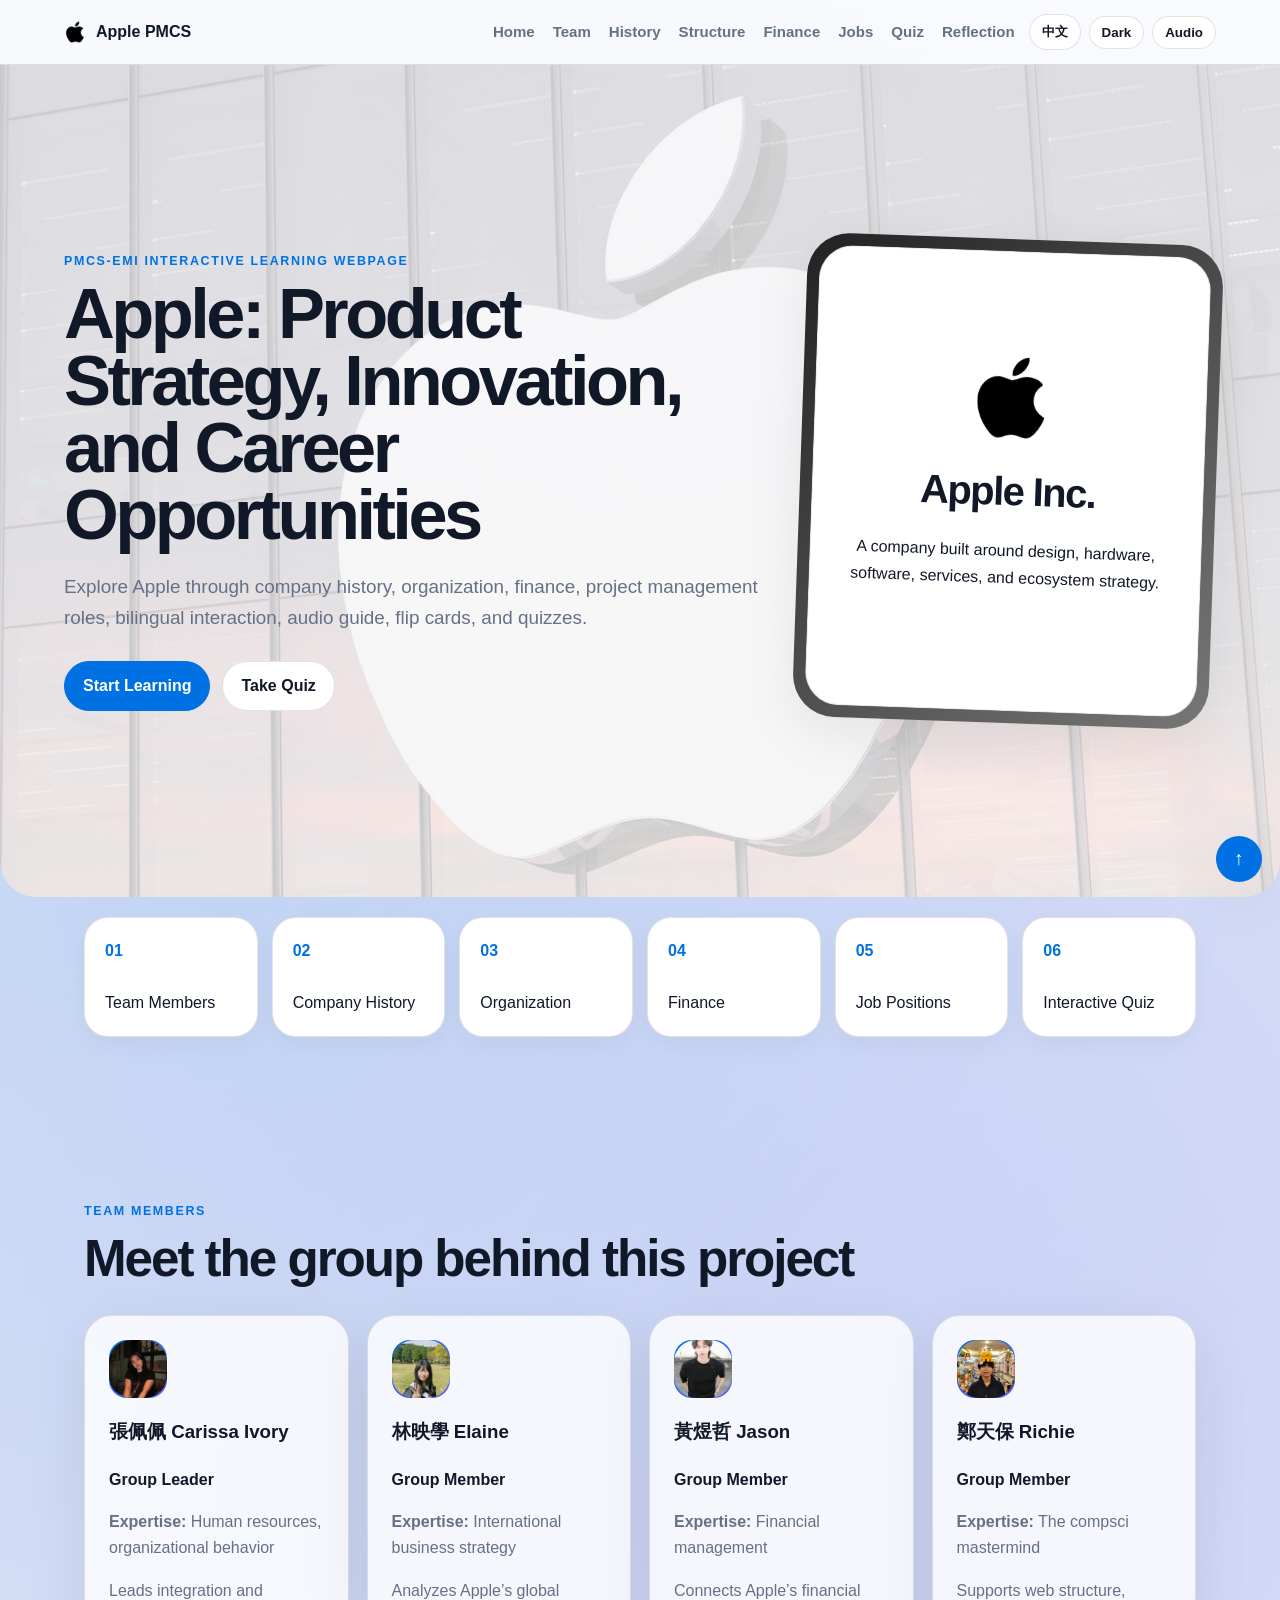
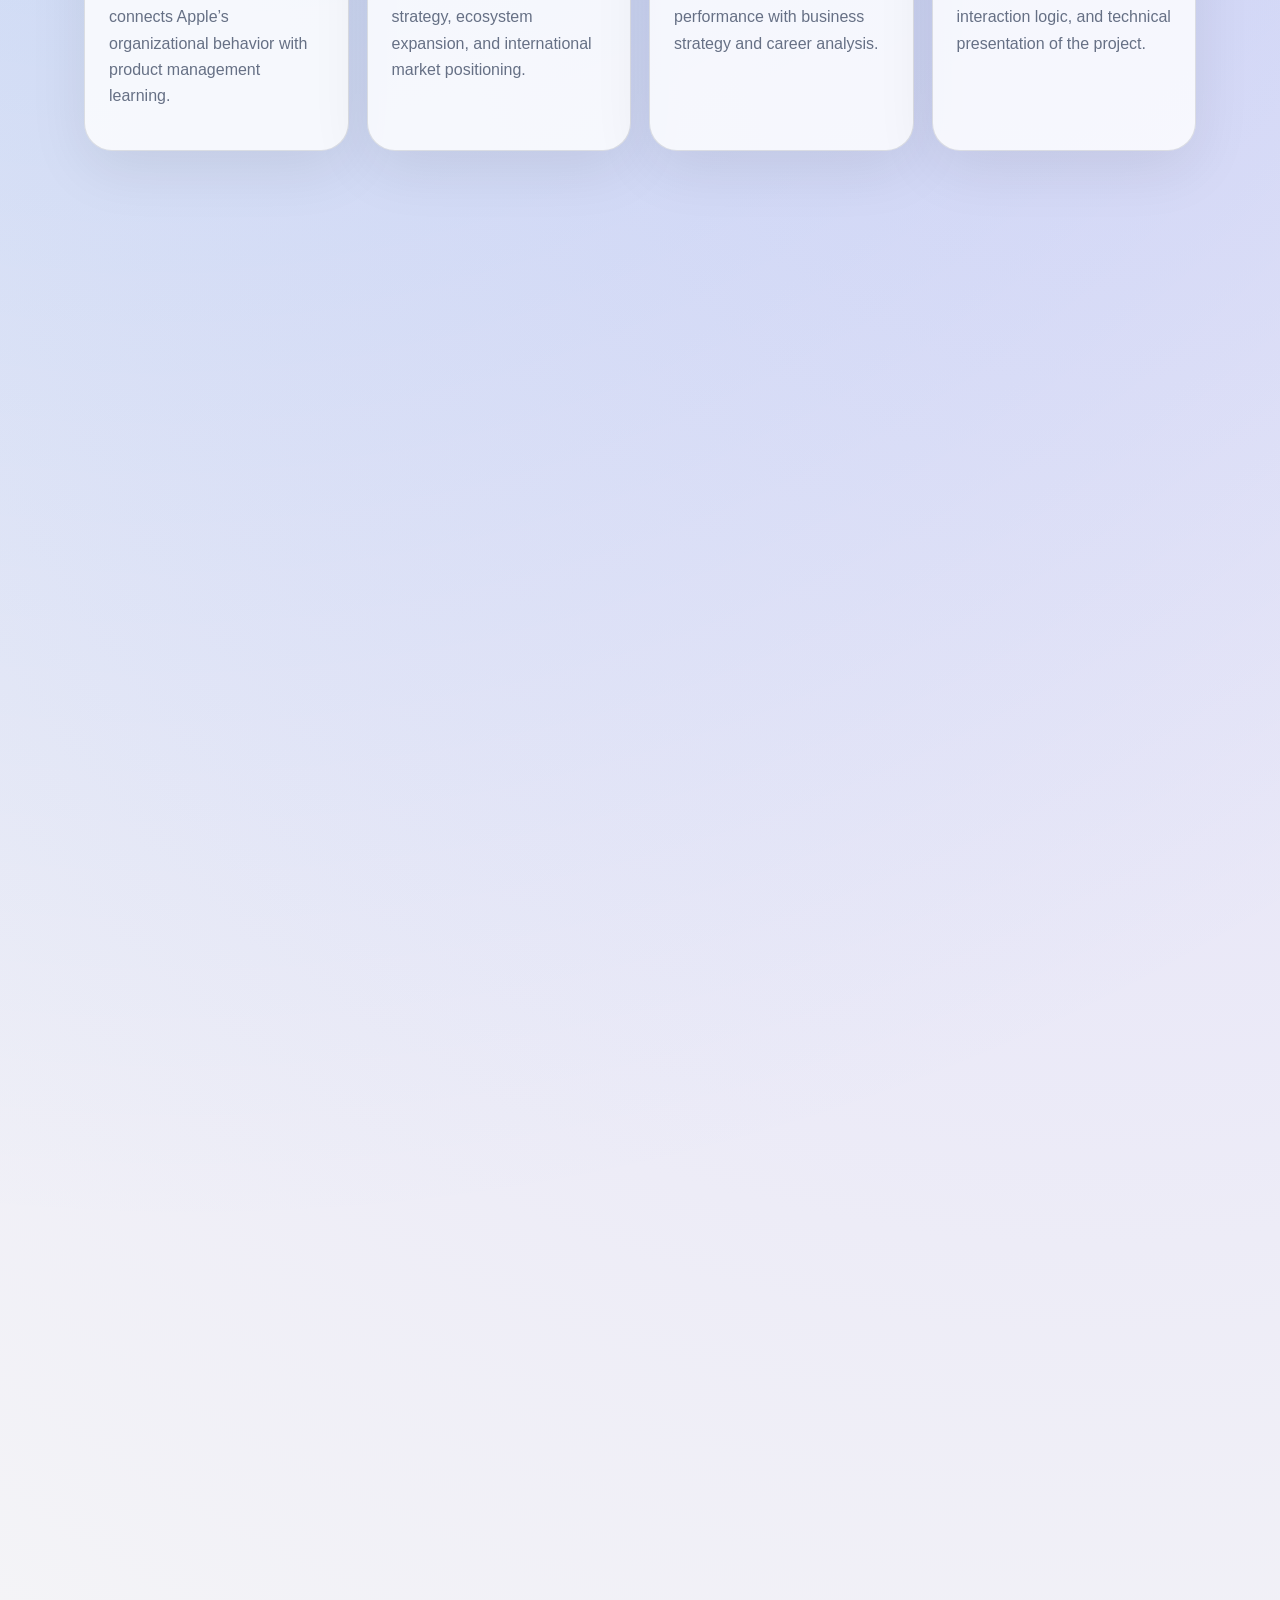
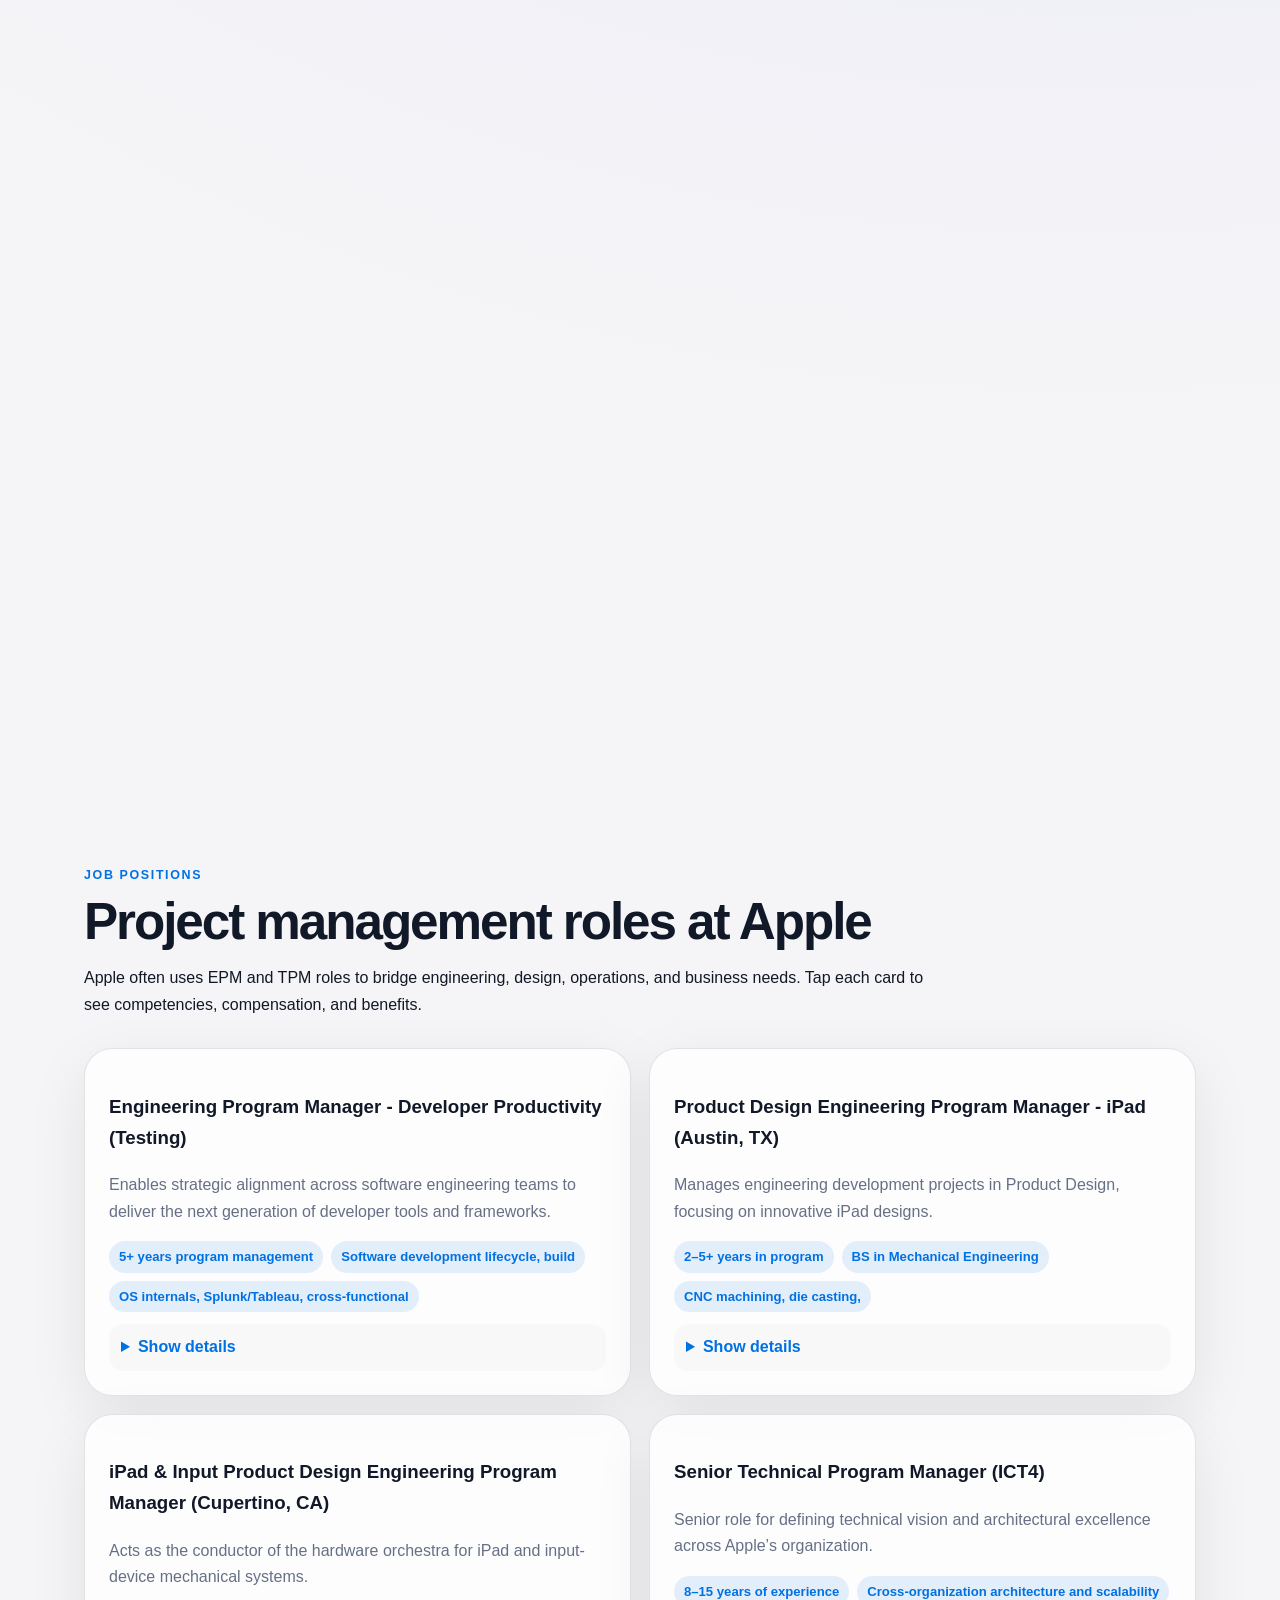
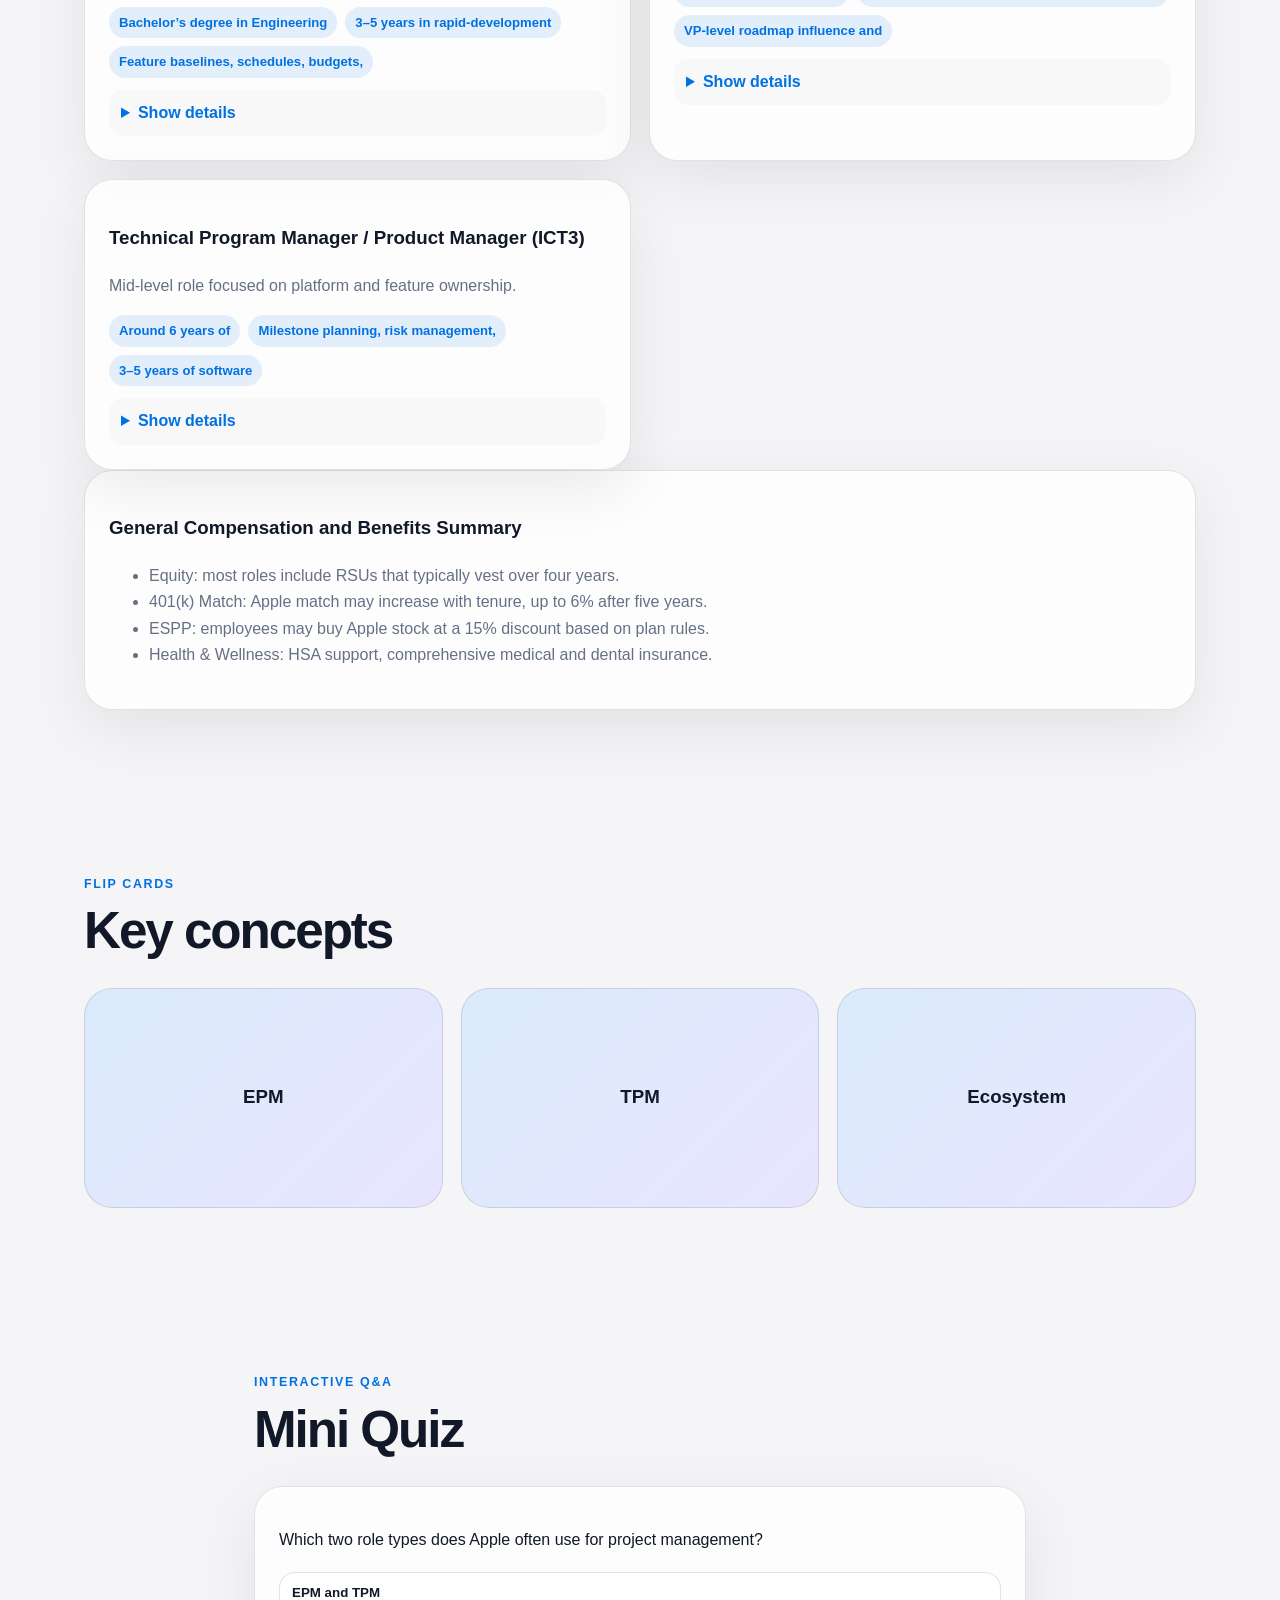
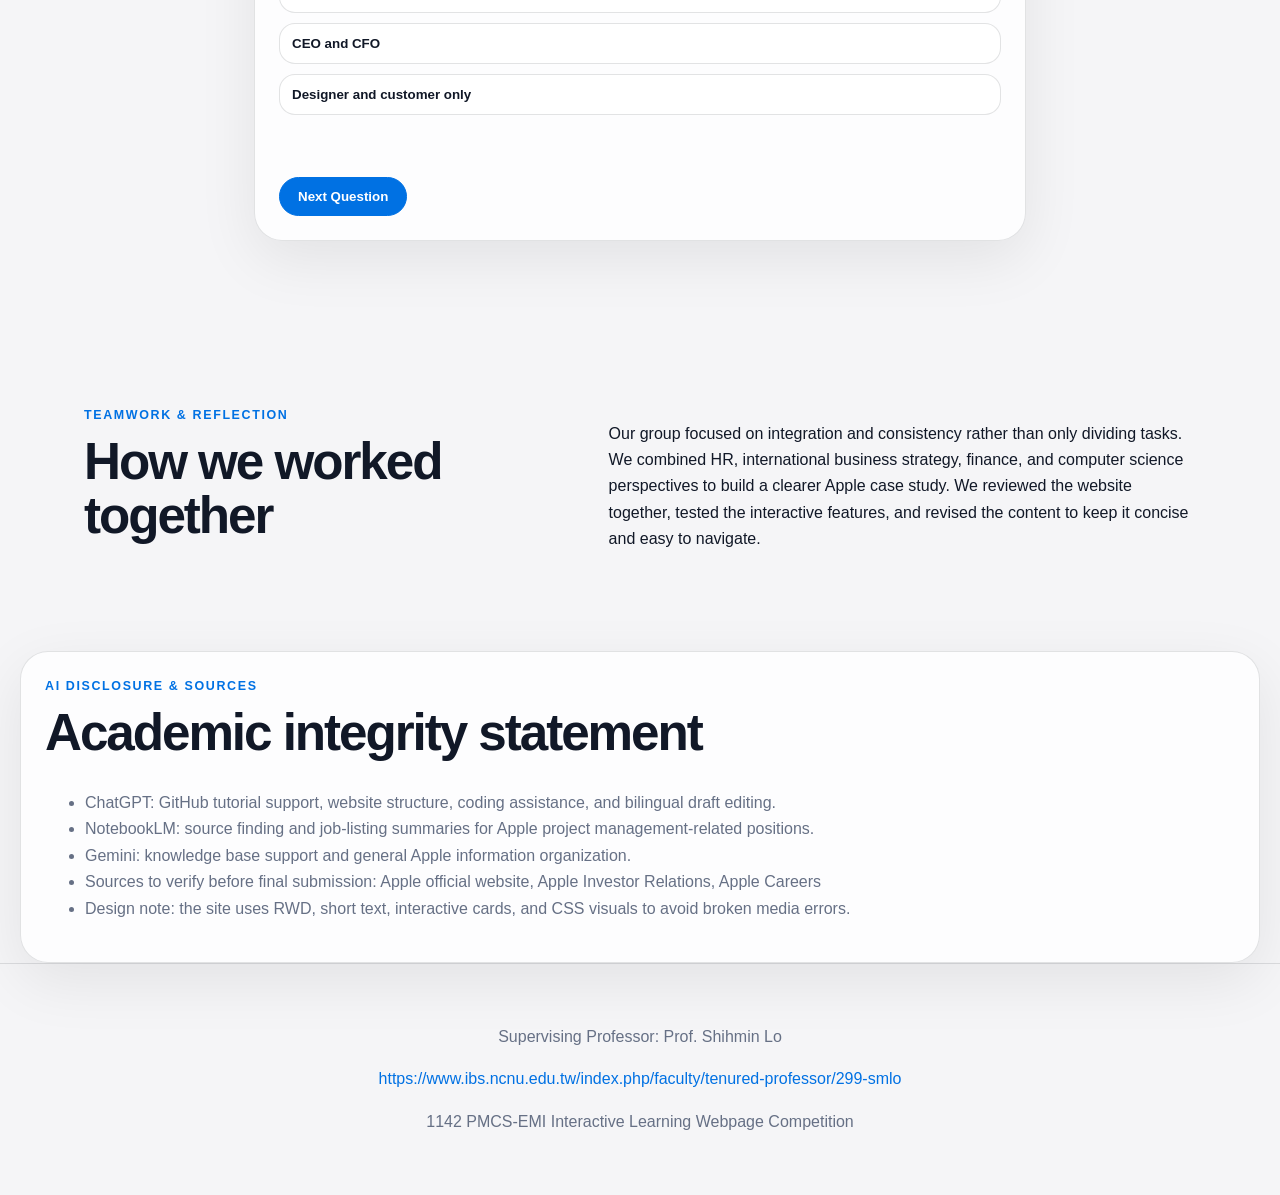
<file: index.html>
<!DOCTYPE html>
<html lang="en" data-theme="light">
<head>
  <meta charset="UTF-8" />
  <meta name="viewport" content="width=device-width, initial-scale=1.0" />
  <title>Apple PMCS Interactive Learning Webpage</title>
  <link rel="icon" type="image/png" href="apple.png" />
  <link rel="stylesheet" href="style.css" />
</head>
<body>
  <header class="topbar">
    <a href="#home" class="brand">
      <span class="logo-container"><img src="apple.png" alt="Apple Logo" class="apple-logo-img" /></span>
      <span data-i18n="brand">Apple PMCS</span>
    </a>

    <button class="hamburger" id="hamburger" aria-label="Open menu">
      <span></span><span></span><span></span>
    </button>

    <nav id="nav" class="nav">
      <a href="#home" data-i18n="navHome">Home</a>
      <a href="#team" data-i18n="navTeam">Team</a>
      <a href="#history" data-i18n="navHistory">History</a>
      <a href="#structure" data-i18n="navStructure">Structure</a>
      <a href="#finance" data-i18n="navFinance">Finance</a>
      <a href="#jobs" data-i18n="navJobs">Jobs</a>
      <a href="#quiz" data-i18n="navQuiz">Quiz</a>
      <a href="#reflection" data-i18n="navReflection">Reflection</a>
    </nav>

    <div class="tools">
      <button id="langBtn" class="tool">中文</button>
      <button id="themeBtn" class="tool" data-i18n="theme">Dark</button>
      <button id="audioBtn" class="tool" data-i18n="audio">Audio</button>
      <button id="stopAudioBtn" class="tool" style="display: none;">Stop</button>
    </div>
  </header>

  <main>
    <section id="home" class="hero">
      <div class="hero-copy">
        <p class="eyebrow" data-i18n="course">PMCS-EMI Interactive Learning Webpage</p>
        <h1 data-i18n="heroTitle">Apple: Product Strategy, Innovation, and Career Opportunities</h1>
        <p data-i18n="heroText" class="hero-text">Explore Apple through company history, organization, finance, project management roles, bilingual interaction, audio guide, flip cards, and quizzes.</p>
        <div class="hero-actions">
          <a href="#history" class="btn primary" data-i18n="start">Start Learning</a>
          <a href="#quiz" class="btn secondary" data-i18n="quizBtn">Take Quiz</a>
        </div>
      </div>

      <div class="iphone-card">
        <div class="screen">
          <div class="apple-logo-container">
            <img src="apple.png" alt="Apple Logo" class="apple-logo-img" />
          </div>
          <h2>Apple Inc.</h2>
          <p data-i18n="caseText">A company built around design, hardware, software, services, and ecosystem strategy.</p>
        </div>
      </div>
    </section>

    <section class="section quick-nav reveal">
      <a href="#team"><b>01</b><span data-i18n="quickTeam">Team Members</span></a>
      <a href="#history"><b>02</b><span data-i18n="quickHistory">Company History</span></a>
      <a href="#structure"><b>03</b><span data-i18n="quickStructure">Organization</span></a>
      <a href="#finance"><b>04</b><span data-i18n="quickFinance">Finance</span></a>
      <a href="#jobs"><b>05</b><span data-i18n="quickJobs">Job Positions</span></a>
      <a href="#quiz"><b>06</b><span data-i18n="quickQuiz">Interactive Quiz</span></a>
    </section>

    <section id="team" class="section reveal">
      <div class="section-head">
        <p class="eyebrow" data-i18n="teamLabel">Team Members</p>
        <h2 data-i18n="teamTitle">Meet the group behind this project</h2>
      </div>
      <div id="teamGrid" class="team-grid"></div>
    </section>

    <section id="history" class="section split reveal">
      <div>
        <p class="eyebrow" data-i18n="historyLabel">Company History</p>
        <h2 data-i18n="historyTitle">Four eras of Apple’s development</h2>
        <p data-i18n="historyIntro">Apple’s story can be understood through product vision, strategic mistakes, leadership return, and the rise of its global ecosystem.</p>
      </div>
      <div id="historyTimeline" class="timeline"></div>
    </section>

    <section id="structure" class="section reveal">
      <div class="section-head">
        <p class="eyebrow" data-i18n="structureLabel">Organizational Structure</p>
        <h2 data-i18n="structureTitle">Business level and functional level</h2>
        <p data-i18n="structureIntro">Apple’s product execution depends on cross-functional collaboration between engineering, design, operations, marketing, finance, services, and retail.</p>
      </div>
      <div class="org-grid">
        <article class="glass-card">
          <h3 data-i18n="businessLevel">Business Level</h3>
          <ul>
            <li data-i18n="business1">Hardware: iPhone, Mac, iPad, Apple Watch, AirPods</li>
            <li data-i18n="business2">Services: iCloud, Apple Music, Apple TV+, App Store, AppleCare</li>
            <li data-i18n="business3">Retail: Apple Store, online store, global distribution</li>
          </ul>
        </article>
        <article class="glass-card">
          <h3 data-i18n="functionalLevel">Functional Level</h3>
          <ul>
            <li data-i18n="function1">Engineering, product design, and software</li>
            <li data-i18n="function2">Operations, supply chain, and manufacturing partners</li>
            <li data-i18n="function3">Marketing, finance, HR, legal, privacy, and support</li>
          </ul>
        </article>
      </div>
    </section>

    <section id="finance" class="section reveal">
      <div class="section-head">
        <p class="eyebrow" data-i18n="financeLabel">Financial Information</p>
        <h2 data-i18n="financeTitle">Financial snapshot</h2>
      </div>
      <div class="metrics">
        <div class="metric"><span data-i18n="metric1">Net Sales</span><b>$391.0B</b><small>FY2024</small></div>
        <div class="metric"><span data-i18n="metric2">Operating Income</span><b>$123.2B</b><small>FY2024</small></div>
        <div class="metric"><span data-i18n="metric3">Net Income</span><b>$93.7B</b><small>FY2024</small></div>
        <div class="metric"><span data-i18n="metric4">Growth Driver</span><b data-i18n="services">Services</b><small data-i18n="ecosystem">Ecosystem expansion</small></div>
      </div>
    </section>

    <section id="jobs" class="section reveal">
      <div class="section-head">
        <p class="eyebrow" data-i18n="jobsLabel">Job Positions</p>
        <h2 data-i18n="jobsTitle">Project management roles at Apple</h2>
        <p data-i18n="jobsIntro">Apple often uses EPM and TPM roles to bridge engineering, design, operations, and business needs. Tap each card to see competencies, compensation, and benefits.</p>
      </div>
      <div id="jobsGrid" class="jobs-grid"></div>
      <div class="summary-card">
        <h3 data-i18n="generalBenefitsTitle">General Compensation and Benefits Summary</h3>
        <ul id="benefitsList"></ul>
      </div>
    </section>

    <section id="cards" class="section reveal">
      <div class="section-head">
        <p class="eyebrow" data-i18n="cardsLabel">Flip Cards</p>
        <h2 data-i18n="cardsTitle">Key concepts</h2>
      </div>
      <div class="flip-grid">
        <div class="flip-card" tabindex="0"><div class="flip-inner"><div class="flip-front"><h3 data-i18n="flip1">EPM</h3></div><div class="flip-back"><p data-i18n="flip1Back">Engineering Program Managers connect technical teams, schedules, risks, and product execution.</p></div></div></div>
        <div class="flip-card" tabindex="0"><div class="flip-inner"><div class="flip-front"><h3 data-i18n="flip2">TPM</h3></div><div class="flip-back"><p data-i18n="flip2Back">Technical Program Managers coordinate technical roadmaps, stakeholders, and complex systems.</p></div></div></div>
        <div class="flip-card" tabindex="0"><div class="flip-inner"><div class="flip-front"><h3 data-i18n="flip3">Ecosystem</h3></div><div class="flip-back"><p data-i18n="flip3Back">Apple’s ecosystem connects devices, software, services, and customer loyalty.</p></div></div></div>
      </div>
    </section>

    <section id="quiz" class="section quiz-section reveal">
      <div class="section-head">
        <p class="eyebrow" data-i18n="quizLabel">Interactive Q&A</p>
        <h2 data-i18n="quizTitle">Mini Quiz</h2>
      </div>
      <div class="quiz-card">
        <p id="questionText"></p>
        <div id="answers" class="answers"></div>
        <p id="feedback" class="feedback"></p>
        <button id="nextQuestion" class="btn primary" data-i18n="next">Next Question</button>
      </div>
    </section>

    <section id="reflection" class="section split reveal">
      <div>
        <p class="eyebrow" data-i18n="reflectionLabel">Teamwork & Reflection</p>
        <h2 data-i18n="reflectionTitle">How we worked together</h2>
      </div>
      <p data-i18n="reflectionText">Our group focused on integration and consistency rather than only dividing tasks. We combined HR, international business strategy, finance, and computer science perspectives to build a clearer Apple case study. We reviewed the website together, tested the interactive features, and revised the content to keep it concise and easy to navigate.</p>
    </section>

    <section id="disclosure" class="section disclosure reveal">
      <div class="section-head">
        <p class="eyebrow" data-i18n="disclosureLabel">AI Disclosure & Sources</p>
        <h2 data-i18n="disclosureTitle">Academic integrity statement</h2>
      </div>
      <ul>
        <li data-i18n="ai1">ChatGPT: GitHub tutorial support, website structure, coding assistance, and bilingual draft editing.</li>
        <li data-i18n="ai2">NotebookLM: source finding and job-listing summaries for Apple project management-related positions.</li>
        <li data-i18n="ai3">Gemini: knowledge base support and general Apple information organization.</li>
        <li data-i18n="sourceNote">Sources to verify before final submission: Apple official website, Apple Investor Relations, Apple Careers</li>
        <li data-i18n="designNote">Design note: the site uses RWD, short text, interactive cards, and CSS visuals to avoid broken media errors.</li>
      </ul>
    </section>
  </main>

  <footer class="reveal">
    <p><span data-i18n="professor">Supervising Professor: Prof. Shihmin Lo</span></p>
    <a href="https://www.ibs.ncnu.edu.tw/index.php/faculty/tenured-professor/299-smlo" target="_blank">https://www.ibs.ncnu.edu.tw/index.php/faculty/tenured-professor/299-smlo</a>
    <p>1142 PMCS-EMI Interactive Learning Webpage Competition</p>
  </footer>

  <button id="topBtn" class="top-btn">↑</button>
  <script src="script.js"></script>
</body>
</html>
</file>
<file: style.css>
:root {
  --bg: #f5f5f7;
  --surface: rgba(255,255,255,.8);
  --card: #ffffff;
  --text: #111827;
  --muted: #667085;
  --line: rgba(17,24,39,.12);
  --accent: #0071e3;
  --accent2: #6d5dfc;
  --shadow: 0 18px 60px rgba(0,0,0,.08);
}

html[data-theme="dark"] {
  --bg: #0b0d12;
  --surface: rgba(20,24,32,.82);
  --card: #151922;
  --text: #f7f8fb;
  --muted: #b7bfcc;
  --line: rgba(255,255,255,.14);
  --accent: #66b2ff;
  --accent2: #c084fc;
  --shadow: 0 18px 60px rgba(0,0,0,.45);
}

* { box-sizing: border-box; }
html { scroll-behavior: smooth; }

body {
  margin: 0;
  font-family: -apple-system, BlinkMacSystemFont, "Segoe UI", Arial, "Noto Sans TC", sans-serif;
  color: var(--text);
  background: radial-gradient(circle at 15% 10%, rgba(0,113,227,.18), transparent 30%),
              radial-gradient(circle at 85% 20%, rgba(109,93,252,.16), transparent 34%),
              var(--bg);
  line-height: 1.65;
}

.topbar {
  position: sticky; 
  top: 0; 
  z-index: 100;
  display: flex; 
  align-items: center; 
  gap: 14px;
  padding: 14px min(5vw, 64px);
  background: var(--surface); 
  backdrop-filter: blur(22px);
  -webkit-backdrop-filter: blur(22px);
  border-bottom: 1px solid var(--line);
}

.brand { display:flex; align-items:center; gap:10px; text-decoration:none; color:var(--text); font-weight:800; }

.logo-container {
  width: 22px;
  height: 22px;
  display: flex;
  align-items: center;
  justify-content: center;
}

.nav { margin-left:auto; display:flex; gap:18px; align-items:center; }
.nav a { text-decoration:none; color:var(--muted); font-weight:650; font-size:.94rem; transition: color 0.25s ease; }
.nav a:hover { color: var(--accent); }

.tools { display:flex; gap:8px; align-items: center; }
.tool, .hamburger {
  border:1px solid var(--line); 
  background:var(--card); 
  color:var(--text);
  border-radius:999px; 
  padding:8px 12px; 
  font-weight:700; 
  cursor:pointer;
  transition: all 0.2s ease;
}
.tool:hover {
  background: var(--bg);
  border-color: var(--text);
}

.hamburger { display:none; width:44px; height:38px; border-radius:14px; padding:6px; }
.hamburger span { display:block; height:2px; background:var(--text); margin:6px; }

.hero {
  min-height: calc(100vh - 68px);
  display: grid;
  grid-template-columns: 1.25fr .75fr;
  gap: 42px;
  align-items: center;
  padding: 80px min(5vw,64px);
  background: linear-gradient(rgba(245,245,247,0.82), rgba(245,245,247,0.82)), url("apple-bg.jpg");
  background-size: cover;
  background-position: center;
  border-radius: 0 0 36px 36px;
}

html[data-theme="dark"] .hero {
  background: linear-gradient(rgba(11, 13, 18, 0.85), rgba(11, 13, 18, 0.85)), url("apple-bg.jpg");
  background-size: cover;
  background-position: center;
}

.eyebrow, .section-label { color:var(--accent); text-transform:uppercase; letter-spacing:.13em; font-weight:900; font-size:.78rem; margin:0 0 10px; }
.hero h1 { font-size:clamp(2.8rem,5.5vw,5.2rem); line-height:.95; letter-spacing:-.05em; margin:0 0 22px; color: var(--text); }
.hero-copy .hero-text { color: var(--muted); font-size:1.18rem; max-width:760px; }
.hero-actions { display:flex; flex-wrap:wrap; gap:12px; margin-top:28px; }

.btn { display:inline-block; border-radius:999px; padding:11px 18px; text-decoration:none; border:1px solid var(--line); font-weight:800; cursor:pointer; transition: transform 0.2s ease, box-shadow 0.2s ease; }
.btn:hover { transform: translateY(-2px); box-shadow: 0 4px 12px rgba(0,0,0,0.1); }
.primary { background:var(--accent); color:white; border-color:var(--accent); }
.secondary { background:var(--card); color:var(--text); }

.iphone-card { border-radius:42px; padding:12px; background:linear-gradient(135deg,#222,#777); box-shadow:var(--shadow); transform:rotate(2deg); }
.screen { min-height:460px; border-radius:34px; background:var(--card); border:1px solid var(--line); display:flex; flex-direction:column; align-items:center; justify-content:center; text-align:center; padding:30px; }

.apple-logo-container {
  width: 85px;
  height: 85px;
  margin: 0 auto 20px auto;
  display: flex;
  align-items: center;
  justify-content: center;
  background: transparent !important;
}

.logo-container img,
.apple-logo-container img {
  width: 100%;
  height: 100%;
  max-width: 100%;
  max-height: 100%;
  object-fit: contain;
  display: block;
}

html[data-theme="dark"] .logo-container img,
html[data-theme="dark"] .apple-logo-img { 
  filter: invert(1);
}

.screen h2 { font-size:2.5rem; margin:10px 0; }

.section { max-width:1240px; margin:0 auto; padding:82px min(5vw,64px); }
.section-head { max-width:850px; margin-bottom:30px; }
h2 { font-size:clamp(2rem,4vw,3.4rem); line-height:1.05; letter-spacing:-.04em; margin:0 0 14px; }

.quick-nav { display:grid; grid-template-columns:repeat(6,1fr); gap:14px; padding-top:20px; }
.quick-nav a { min-height:120px; background:var(--card); border:1px solid var(--line); border-radius:24px; padding:20px; display:flex; flex-direction:column; justify-content:space-between; color:var(--text); text-decoration:none; box-shadow:0 8px 25px rgba(0,0,0,.04); transition: transform 0.25s ease, box-shadow 0.25s ease; }
.quick-nav a:hover { transform: translateY(-4px); box-shadow: 0 12px 30px rgba(0,0,0,0.1); border-color: var(--accent); }
.quick-nav b { color:var(--accent); }

.team-grid, .metrics, .jobs-grid, .flip-grid, .org-grid { display:grid; gap:18px; }
.team-grid, .metrics { grid-template-columns:repeat(4,1fr); }
.member, .metric, .glass-card, .job-card, .summary-card, .quiz-card, .disclosure { background:var(--surface); border:1px solid var(--line); border-radius:28px; padding:24px; box-shadow:var(--shadow); }

.avatar { width:58px; height:58px; border-radius:18px; display:grid; place-items:center; color:white; background:linear-gradient(135deg,var(--accent),var(--accent2)); font-weight:900; font-size:1.4rem; overflow: hidden; }
.member-photo { width: 100%; aspect-ratio: 1 / 1; object-fit: cover; border-radius: 22px; margin-bottom: 14px; }
.member p, .job-card p, .summary-card li, .disclosure li { color:var(--muted); }

.split { display:grid; grid-template-columns:.9fr 1.1fr; gap:44px; align-items:start; }
.timeline { display:grid; gap:14px; }
.timeline-item { background:var(--card); border:1px solid var(--line); border-radius:24px; padding:22px; }
.timeline-item b { color:var(--accent); }

.org-grid { grid-template-columns:repeat(2,1fr); }
.metric b { display:block; font-size:2rem; margin-top:6px; }
.metric small { color:var(--muted); }

.jobs-grid { grid-template-columns:repeat(2,1fr); }
.job-card details { margin-top:12px; background: rgba(0,0,0,0.02); border-radius: 14px; padding: 6px 12px; }
html[data-theme="dark"] .job-card details { background: rgba(255,255,255,0.03); }
.job-card summary { cursor:pointer; font-weight:900; color:var(--accent); outline: none; padding: 4px 0; }
.pills { display:flex; flex-wrap:wrap; gap:8px; margin:12px 0; }
.pill { border-radius:999px; padding:5px 10px; background:rgba(0,113,227,.1); color:var(--accent); font-size:.82rem; font-weight:800; }

.flip-grid { grid-template-columns:repeat(3,1fr); }
.flip-card { min-height:220px; perspective:1000px; }
.flip-inner { position:relative; height:220px; transition: transform 0.6s cubic-bezier(0.4, 0, 0.2, 1); transform-style:preserve-3d; }
.flip-card:hover .flip-inner, .flip-card:focus-within .flip-inner { transform:rotateY(180deg); }
.flip-front, .flip-back { position:absolute; inset:0; backface-visibility:hidden; -webkit-backface-visibility: hidden; border-radius:28px; display:grid; place-items:center; text-align:center; padding:24px; border:1px solid var(--line); background:var(--card); }
.flip-front { background:linear-gradient(135deg,rgba(0,113,227,.14),rgba(109,93,252,.16)),var(--card); }
.flip-back { transform:rotateY(180deg); color:var(--muted); }

.quiz-section { max-width:900px; }
.answers { display:grid; gap:10px; margin:18px 0; }
.answers button { text-align:left; border:1px solid var(--line); border-radius:16px; padding:12px; background:var(--card); color:var(--text); cursor:pointer; font-weight: 600; transition: background-color 0.2s ease; }
.answers button:hover:not(:disabled) { background: var(--bg); }
.answers button.correct { border-color:#22c55e; background:rgba(34,197,94,.15); color: #22c55e; }
.answers button.wrong { border-color:#ef4444; background:rgba(239,68,68,.15); color: #ef4444; }
.feedback { min-height:28px; font-weight:900; }

.reveal {
  opacity: 0;
  transform: translateY(35px);
  transition: opacity 0.8s cubic-bezier(0.25, 1, 0.5, 1), transform 0.8s cubic-bezier(0.25, 1, 0.5, 1);
}
.reveal.show {
  opacity: 1;
  transform: translateY(0);
}

footer { text-align:center; border-top:1px solid var(--line); padding:44px 24px; color:var(--muted); }
footer a { color: var(--accent); text-decoration: none; word-break: break-all; font-weight: 500; }
footer a:hover { text-decoration: underline; }
.top-btn { position:fixed; right:18px; bottom:18px; width:46px; height:46px; border:0; border-radius:50%; background:var(--accent); color:white; font-size:1.2rem; box-shadow:var(--shadow); cursor:pointer; transition: transform 0.2s ease; z-index: 90; }
.top-btn:hover { transform: scale(1.1); }

@media(max-width:980px){
  .hamburger{display:block; margin-left:auto;}
  .nav{display:none; position:absolute; left:16px; right:16px; top:68px; margin:0; background:var(--surface); backdrop-filter: blur(25px); -webkit-backdrop-filter: blur(25px); border:1px solid var(--line); border-radius:24px; padding:18px; flex-direction:column; align-items:stretch; box-shadow:var(--shadow);}
  .nav.open{display:flex;}
  .hero, .split, .org-grid, .jobs-grid{grid-template-columns:1fr;}
  .quick-nav{grid-template-columns:repeat(3,1fr);}
  .team-grid, .metrics, .flip-grid{grid-template-columns:repeat(2,1fr);}
  .hero { text-align: center; padding-top: 40px; }
  .hero-actions { justify-content: center; }
  .iphone-card { max-width: 420px; margin: 0 auto; transform: rotate(0deg); }
}

@media(max-width:640px){
  .brand span:last-child{display:none;}
  .tools{gap:5px;}
  .tool{padding:7px 9px; font-size:.82rem;}
  .hero, .section{padding-left:18px; padding-right:18px;}
  .quick-nav, .team-grid, .metrics, .flip-grid{grid-template-columns:1fr;}
  .hero h1{font-size:2.4rem;}
  .screen{min-height:330px;}
}
</file>
